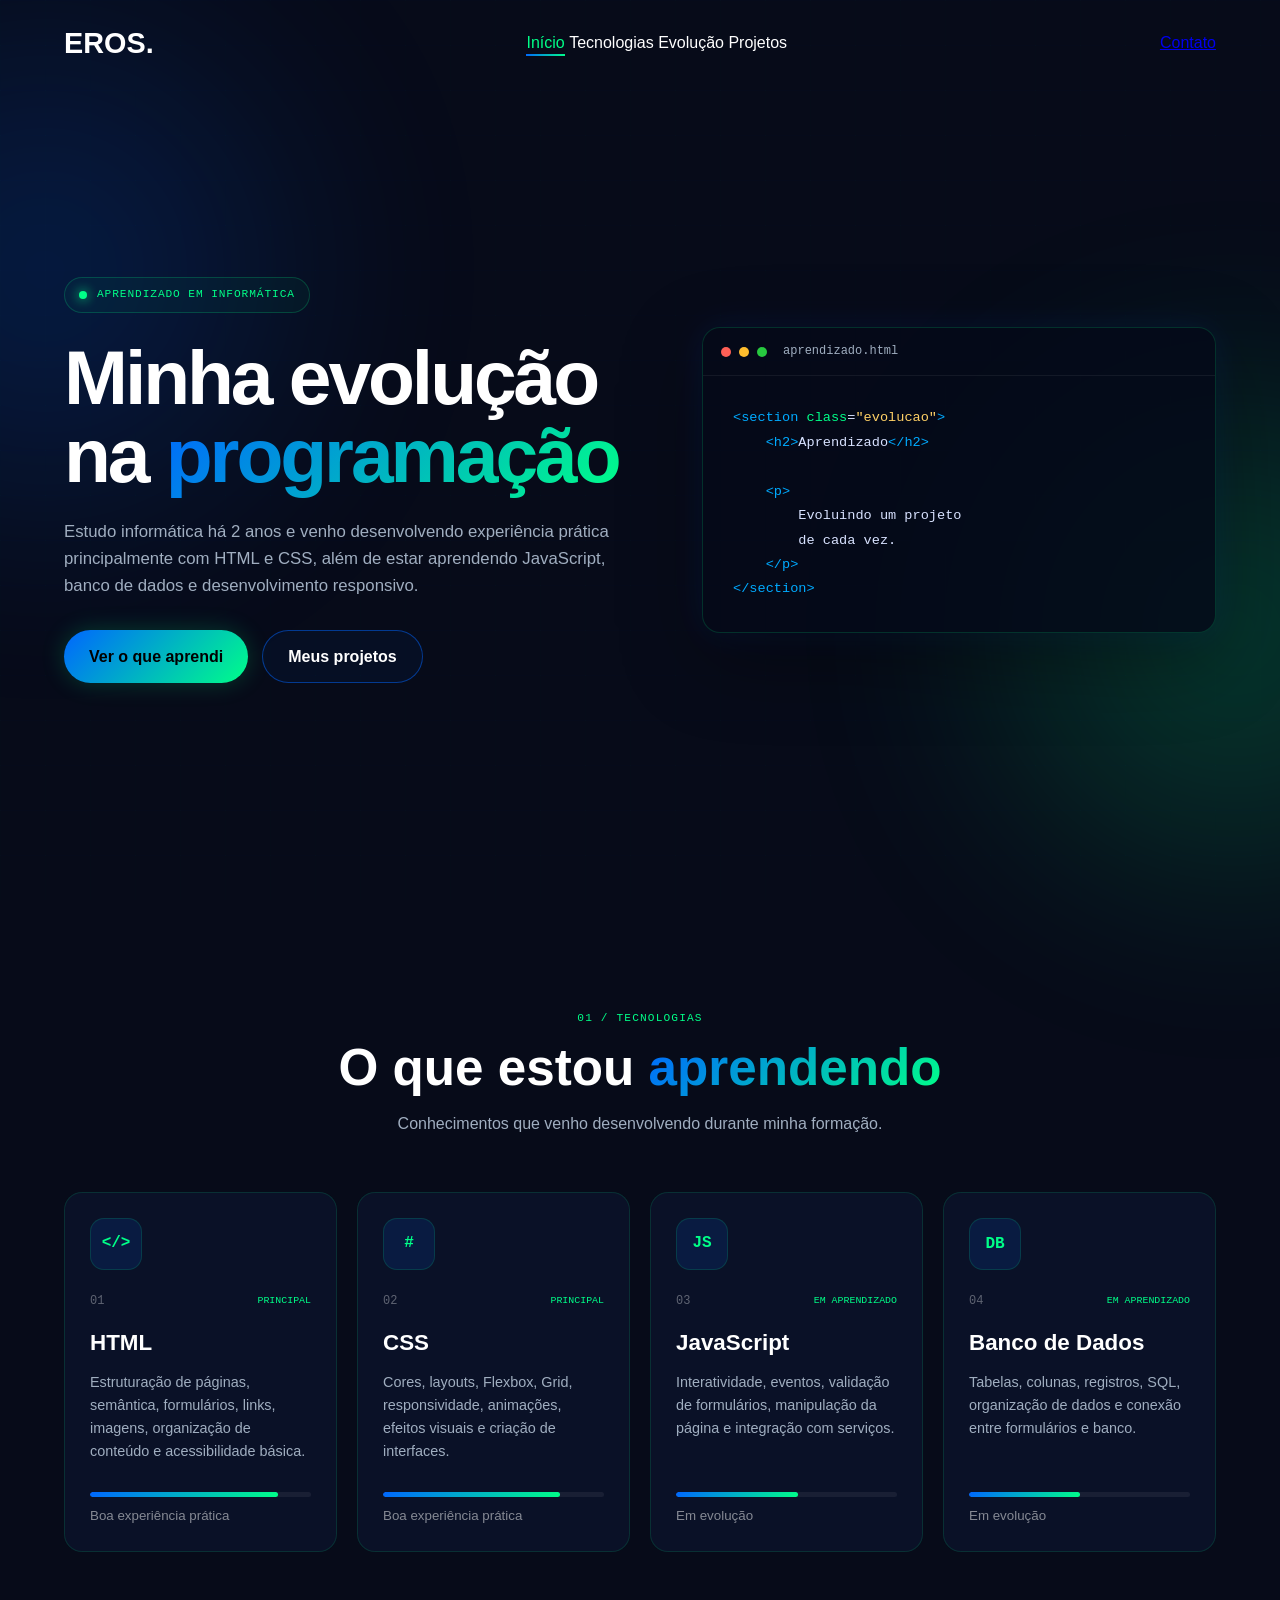
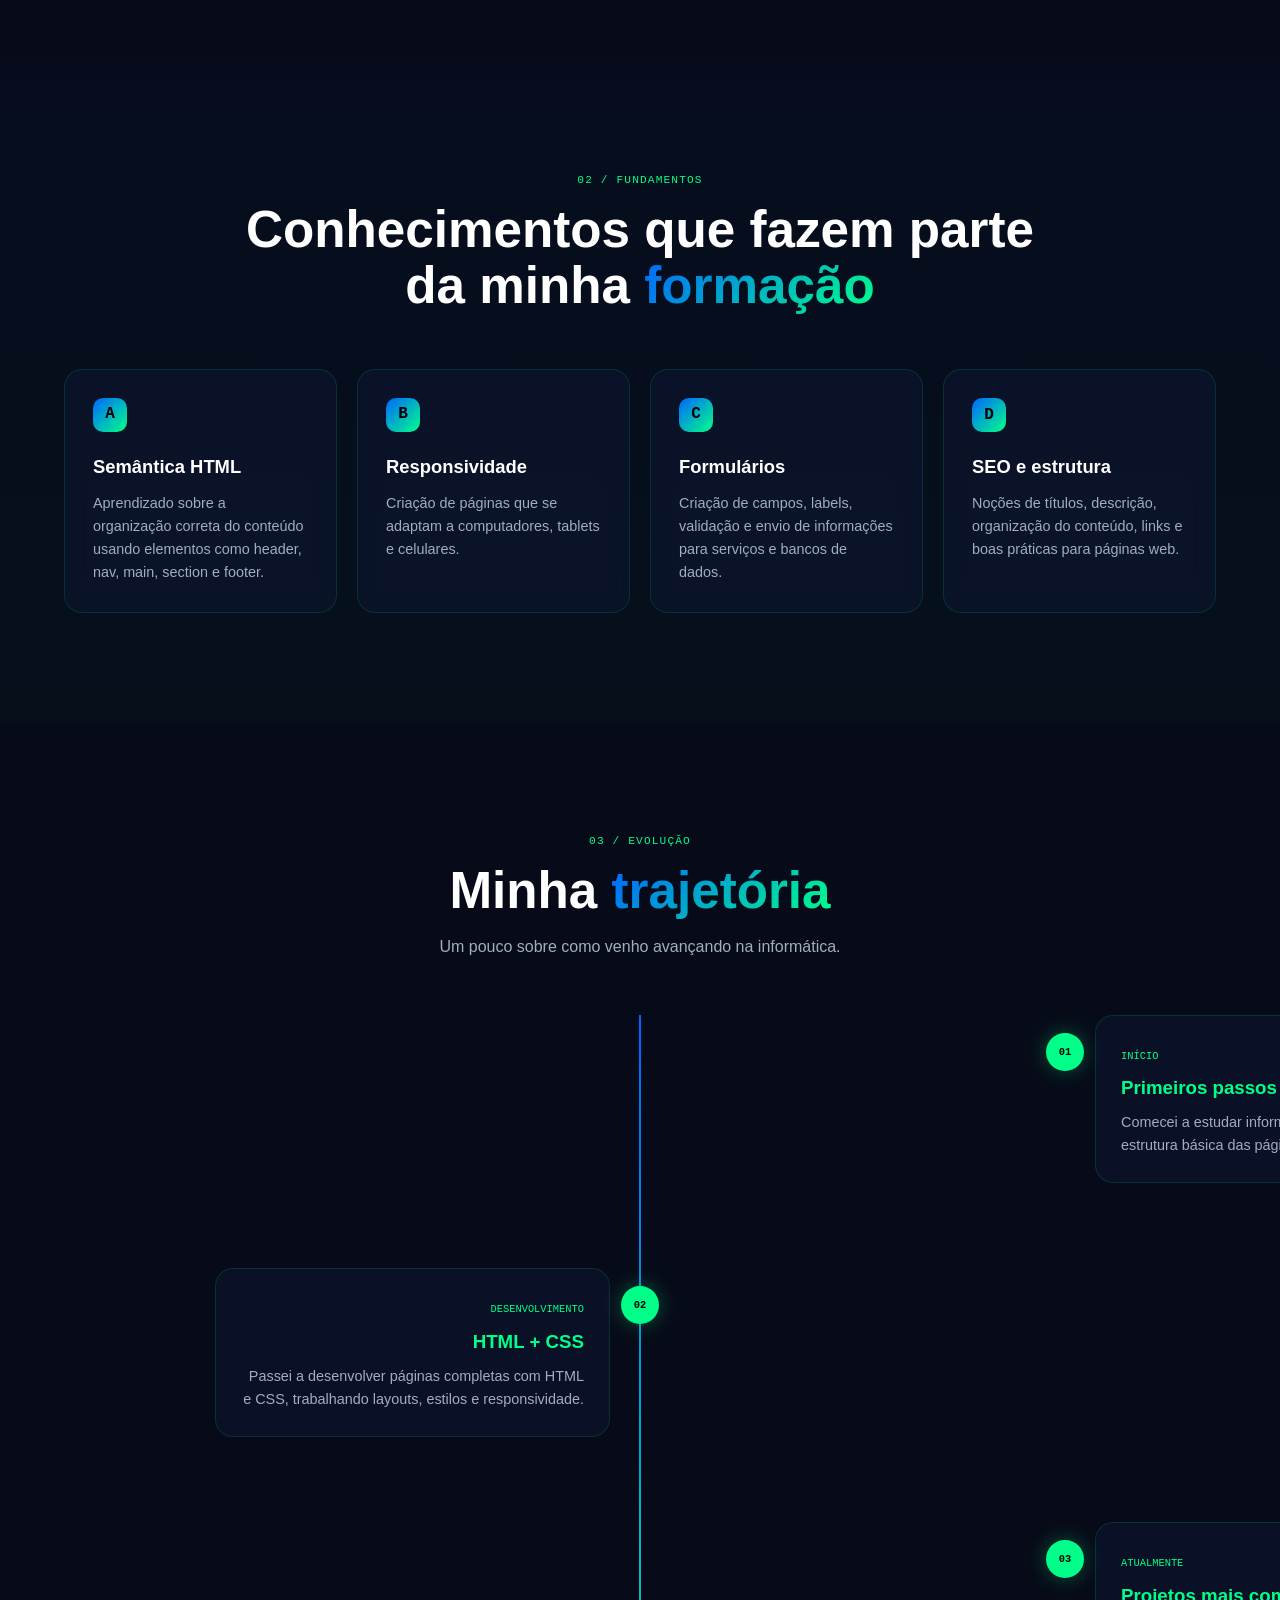
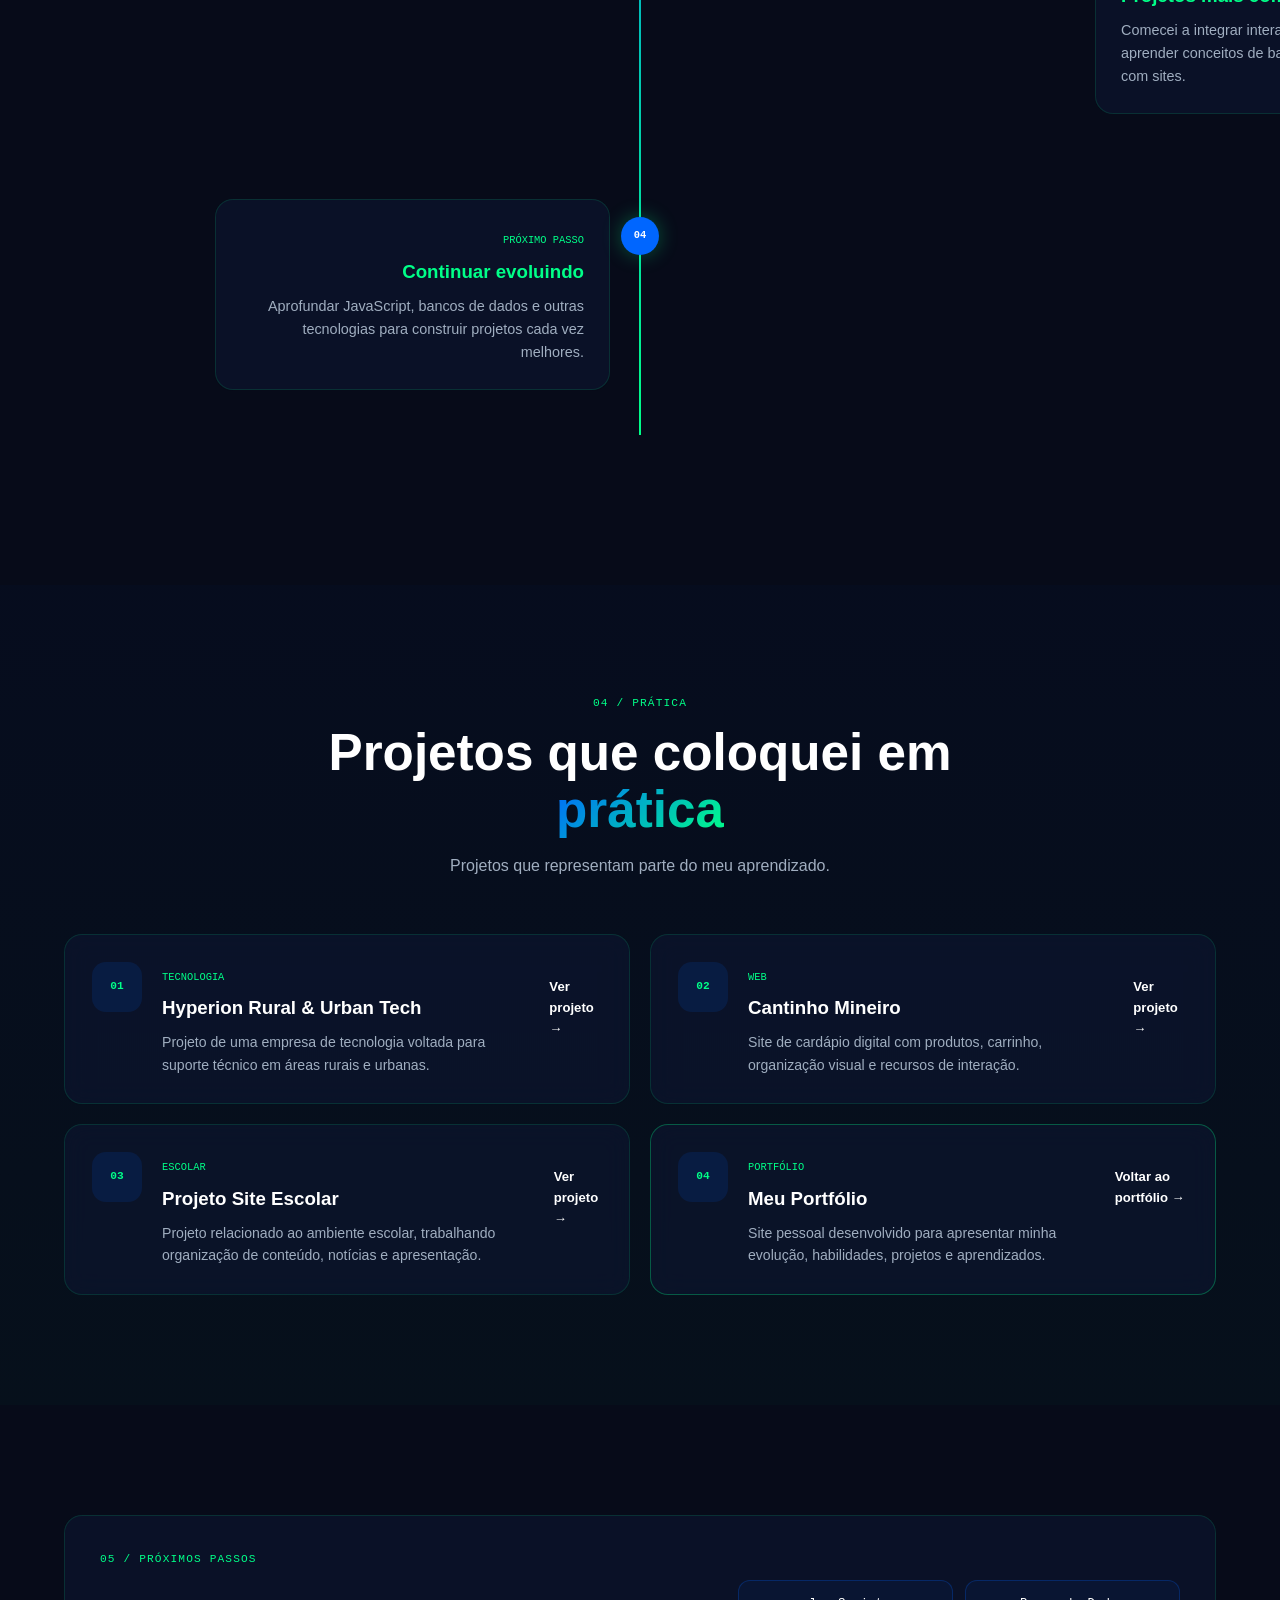
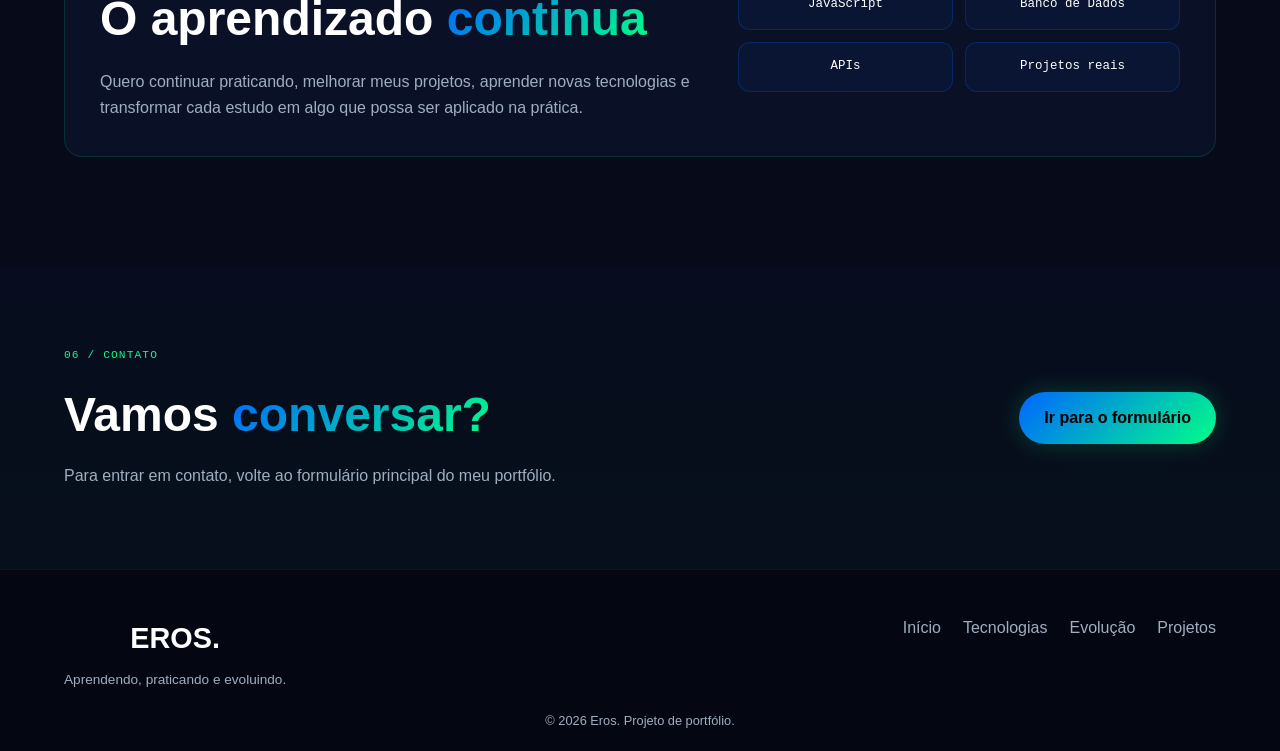
<file: aprendizado.html>
<!DOCTYPE html>
<html lang="pt-BR">
<head>
    <meta charset="UTF-8">
    <meta name="viewport" content="width=device-width, initial-scale=1.0">
    <meta name="description" content="Página de aprendizado do portfólio de Eros, mostrando evolução em HTML, CSS, JavaScript e banco de dados.">
    <title>Aprendizado | Eros</title>
    <link rel="stylesheet" href="style.css">
</head>

<body>
    <!-- Fundo decorativo -->
    <div class="background-grid"></div>
    <div class="glow glow-blue"></div>
    <div class="glow glow-green"></div>

    <!-- Cabeçalho -->
    <header id="header">
        <div class="container header-container">
            <a href="index.html" class="logo">EROS<span>.</span></a>

            <nav class="nav">
                <a href="#inicio" class="nav-link active">Início</a>
                <a href="#tecnologias" class="nav-link">Tecnologias</a>
                <a href="#evolucao" class="nav-link">Evolução</a>
                <a href="#projetos" class="nav-link">Projetos</a>
            </nav>

            <a href="#contato" class="header-button">Contato</a>
        </div>
    </header>

    <main>
        <!-- Hero -->
        <section id="inicio" class="hero">
            <div class="container hero-container">

                <div class="hero-content">
                    <span class="hero-badge">
                        <span class="status-dot"></span>
                        APRENDIZADO EM INFORMÁTICA
                    </span>

                    <h1>
                        Minha evolução na
                        <span class="gradient-text">programação</span>
                    </h1>

                    <p>
                        Estudo informática há 2 anos e venho desenvolvendo
                        experiência prática principalmente com HTML e CSS,
                        além de estar aprendendo JavaScript, banco de dados
                        e desenvolvimento responsivo.
                    </p>

                    <div class="hero-buttons">
                        <a href="#tecnologias" class="btn btn-primary">Ver o que aprendi</a>
                        <a href="#projetos" class="btn btn-secondary">Meus projetos</a>
                    </div>
                </div>

                <!-- Janela de código decorativa -->
                <div class="code-window">
                    <div class="code-top">
                        <div class="window-dot red"></div>
                        <div class="window-dot yellow"></div>
                        <div class="window-dot green"></div>
                        <span>aprendizado.html</span>
                    </div>

                    <pre><code><span class="code-tag">&lt;section</span> <span class="code-attr">class</span>=<span class="code-value">"evolucao"</span><span class="code-tag">&gt;</span>
    <span class="code-tag">&lt;h2&gt;</span>Aprendizado<span class="code-tag">&lt;/h2&gt;</span>

    <span class="code-tag">&lt;p&gt;</span>
        Evoluindo um projeto
        de cada vez.
    <span class="code-tag">&lt;/p&gt;</span>
<span class="code-tag">&lt;/section&gt;</span></code></pre>
                </div>

            </div>
        </section>

        <!-- Tecnologias -->
        <section id="tecnologias" class="section">
            <div class="container">

                <div class="section-header">
                    <span class="section-kicker">01 / TECNOLOGIAS</span>
                    <h2>O que estou <span class="gradient-text">aprendendo</span></h2>
                    <p>
                        Conhecimentos que venho desenvolvendo durante minha formação.
                    </p>
                </div>

                <div class="cards-grid">

                    <article class="tech-card featured">
                        <div class="icon-box">&lt;/&gt;</div>
                        <div class="tech-top">
                            <span class="tech-number">01</span>
                            <span class="level">PRINCIPAL</span>
                        </div>
                        <h3>HTML</h3>
                        <p>
                            Estruturação de páginas, semântica, formulários,
                            links, imagens, organização de conteúdo e acessibilidade básica.
                        </p>
                        <div class="progress">
                            <span style="width: 85%;"></span>
                        </div>
                        <small>Boa experiência prática</small>
                    </article>

                    <article class="tech-card featured">
                        <div class="icon-box">#</div>
                        <div class="tech-top">
                            <span class="tech-number">02</span>
                            <span class="level">PRINCIPAL</span>
                        </div>
                        <h3>CSS</h3>
                        <p>
                            Cores, layouts, Flexbox, Grid, responsividade,
                            animações, efeitos visuais e criação de interfaces.
                        </p>
                        <div class="progress">
                            <span style="width: 80%;"></span>
                        </div>
                        <small>Boa experiência prática</small>
                    </article>

                    <article class="tech-card">
                        <div class="icon-box">JS</div>
                        <div class="tech-top">
                            <span class="tech-number">03</span>
                            <span class="level">EM APRENDIZADO</span>
                        </div>
                        <h3>JavaScript</h3>
                        <p>
                            Interatividade, eventos, validação de formulários,
                            manipulação da página e integração com serviços.
                        </p>
                        <div class="progress">
                            <span style="width: 55%;"></span>
                        </div>
                        <small>Em evolução</small>
                    </article>

                    <article class="tech-card">
                        <div class="icon-box">DB</div>
                        <div class="tech-top">
                            <span class="tech-number">04</span>
                            <span class="level">EM APRENDIZADO</span>
                        </div>
                        <h3>Banco de Dados</h3>
                        <p>
                            Tabelas, colunas, registros, SQL, organização de dados
                            e conexão entre formulários e banco.
                        </p>
                        <div class="progress">
                            <span style="width: 50%;"></span>
                        </div>
                        <small>Em evolução</small>
                    </article>

                </div>
            </div>
        </section>

        <!-- Conhecimentos -->
        <section class="section section-alt">
            <div class="container">

                <div class="section-header">
                    <span class="section-kicker">02 / FUNDAMENTOS</span>
                    <h2>Conhecimentos que fazem parte da minha <span class="gradient-text">formação</span></h2>
                </div>

                <div class="knowledge-grid">

                    <article class="knowledge-card glass-card">
                        <span class="mini-number">A</span>
                        <h3>Semântica HTML</h3>
                        <p>
                            Aprendizado sobre a organização correta do conteúdo usando
                            elementos como header, nav, main, section e footer.
                        </p>
                    </article>

                    <article class="knowledge-card glass-card">
                        <span class="mini-number">B</span>
                        <h3>Responsividade</h3>
                        <p>
                            Criação de páginas que se adaptam a computadores,
                            tablets e celulares.
                        </p>
                    </article>

                    <article class="knowledge-card glass-card">
                        <span class="mini-number">C</span>
                        <h3>Formulários</h3>
                        <p>
                            Criação de campos, labels, validação e envio de informações
                            para serviços e bancos de dados.
                        </p>
                    </article>

                    <article class="knowledge-card glass-card">
                        <span class="mini-number">D</span>
                        <h3>SEO e estrutura</h3>
                        <p>
                            Noções de títulos, descrição, organização do conteúdo,
                            links e boas práticas para páginas web.
                        </p>
                    </article>

                </div>
            </div>
        </section>

        <!-- Evolução -->
        <section id="evolucao" class="section">
            <div class="container">

                <div class="section-header">
                    <span class="section-kicker">03 / EVOLUÇÃO</span>
                    <h2>Minha <span class="gradient-text">trajetória</span></h2>
                    <p>
                        Um pouco sobre como venho avançando na informática.
                    </p>
                </div>

                <div class="timeline">

                    <div class="timeline-line"></div>

                    <article class="timeline-item">
                        <div class="timeline-marker">01</div>
                        <div class="timeline-content glass-card">
                            <span>INÍCIO</span>
                            <h3>Primeiros passos</h3>
                            <p>
                                Comecei a estudar informática e conhecer a estrutura
                                básica das páginas web.
                            </p>
                        </div>
                    </article>

                    <article class="timeline-item">
                        <div class="timeline-marker">02</div>
                        <div class="timeline-content glass-card">
                            <span>DESENVOLVIMENTO</span>
                            <h3>HTML + CSS</h3>
                            <p>
                                Passei a desenvolver páginas completas com HTML e CSS,
                                trabalhando layouts, estilos e responsividade.
                            </p>
                        </div>
                    </article>

                    <article class="timeline-item">
                        <div class="timeline-marker">03</div>
                        <div class="timeline-content glass-card">
                            <span>ATUALMENTE</span>
                            <h3>Projetos mais completos</h3>
                            <p>
                                Comecei a integrar interações com JavaScript e aprender
                                conceitos de banco de dados e conexão com sites.
                            </p>
                        </div>
                    </article>

                    <article class="timeline-item">
                        <div class="timeline-marker future">04</div>
                        <div class="timeline-content glass-card">
                            <span>PRÓXIMO PASSO</span>
                            <h3>Continuar evoluindo</h3>
                            <p>
                                Aprofundar JavaScript, bancos de dados e outras
                                tecnologias para construir projetos cada vez melhores.
                            </p>
                        </div>
                    </article>

                </div>
            </div>
        </section>

        <!-- Projetos -->
        <section id="projetos" class="section section-alt">
            <div class="container">

                <div class="section-header">
                    <span class="section-kicker">04 / PRÁTICA</span>
                    <h2>Projetos que coloquei em <span class="gradient-text">prática</span></h2>
                    <p>
                        Projetos que representam parte do meu aprendizado.
                    </p>
                </div>

                <div class="projects-grid">

                    <article class="project-card glass-card">
                        <div class="project-icon">01</div>
                        <div>
                            <span class="project-tag">TECNOLOGIA</span>
                            <h3>Hyperion Rural & Urban Tech</h3>
                            <p>
                                Projeto de uma empresa de tecnologia voltada para
                                suporte técnico em áreas rurais e urbanas.
                            </p>
                        </div>
                        <a href="#" class="project-link">Ver projeto →</a>
                    </article>

                    <article class="project-card glass-card">
                        <div class="project-icon">02</div>
                        <div>
                            <span class="project-tag">WEB</span>
                            <h3>Cantinho Mineiro</h3>
                            <p>
                                Site de cardápio digital com produtos, carrinho,
                                organização visual e recursos de interação.
                            </p>
                        </div>
                        <a href="#" class="project-link">Ver projeto →</a>
                    </article>

                    <article class="project-card glass-card">
                        <div class="project-icon">03</div>
                        <div>
                            <span class="project-tag">ESCOLAR</span>
                            <h3>Projeto Site Escolar</h3>
                            <p>
                                Projeto relacionado ao ambiente escolar, trabalhando
                                organização de conteúdo, notícias e apresentação.
                            </p>
                        </div>
                        <a href="#" class="project-link">Ver projeto →</a>
                    </article>

                    <article class="project-card glass-card highlight-project">
                        <div class="project-icon">04</div>
                        <div>
                            <span class="project-tag">PORTFÓLIO</span>
                            <h3>Meu Portfólio</h3>
                            <p>
                                Site pessoal desenvolvido para apresentar minha
                                evolução, habilidades, projetos e aprendizados.
                            </p>
                        </div>
                        <a href="index.html" class="project-link">Voltar ao portfólio →</a>
                    </article>

                </div>
            </div>
        </section>

        <!-- Próximos passos -->
        <section class="section">
            <div class="container">
                <div class="next-box glass-card">
                    <div>
                        <span class="section-kicker">05 / PRÓXIMOS PASSOS</span>
                        <h2>O aprendizado <span class="gradient-text">continua</span></h2>
                        <p>
                            Quero continuar praticando, melhorar meus projetos,
                            aprender novas tecnologias e transformar cada estudo
                            em algo que possa ser aplicado na prática.
                        </p>
                    </div>

                    <div class="next-items">
                        <span>JavaScript</span>
                        <span>Banco de Dados</span>
                        <span>APIs</span>
                        <span>Projetos reais</span>
                    </div>
                </div>
            </div>
        </section>

        <!-- Contato -->
        <section id="contato" class="contact section-alt">
            <div class="container contact-container">
                <div>
                    <span class="section-kicker">06 / CONTATO</span>
                    <h2>Vamos <span class="gradient-text">conversar?</span></h2>
                    <p>
                        Para entrar em contato, volte ao formulário principal
                        do meu portfólio.
                    </p>
                </div>

                <a href="index.html#contato" class="btn btn-primary">Ir para o formulário</a>
            </div>
        </section>
    </main>

    <!-- Rodapé -->
    <footer class="footer">
        <div class="container footer-container">
            <div>
                <a href="index.html" class="logo">EROS<span>.</span></a>
                <p>Aprendendo, praticando e evoluindo.</p>
            </div>

            <div class="footer-links">
                <a href="#inicio">Início</a>
                <a href="#tecnologias">Tecnologias</a>
                <a href="#evolucao">Evolução</a>
                <a href="#projetos">Projetos</a>
            </div>
        </div>

        <div class="container footer-bottom">
            <p>© 2026 Eros. Projeto de portfólio.</p>
        </div>
    </footer>

    <button id="back-to-top" aria-label="Voltar ao topo">↑</button>

    <script>
        const header = document.getElementById("header");
        const backToTop = document.getElementById("back-to-top");

        window.addEventListener("scroll", () => {
            header.classList.toggle("scrolled", window.scrollY > 30);
            backToTop.classList.toggle("show", window.scrollY > 400);
        });

        backToTop.addEventListener("click", () => {
            window.scrollTo({ top: 0, behavior: "smooth" });
        });

        const links = document.querySelectorAll(".nav-link");
        const sections = document.querySelectorAll("main section[id]");

        window.addEventListener("scroll", () => {
            let current = "";

            sections.forEach(section => {
                const sectionTop = section.offsetTop - 160;
                if (window.scrollY >= sectionTop) {
                    current = section.getAttribute("id");
                }
            });

            links.forEach(link => {
                link.classList.toggle(
                    "active",
                    link.getAttribute("href") === "#" + current
                );
            });
        });
    </script>
</body>
</html>
</file>
<file: style.css>
/* ==========================================================================
   RESET E VARIÁVEIS (IDENTIDADE VISUAL: AZUL, VERDE E BRANCO)
   ========================================================================== */
:root {
    /* Cores Principais */
    --bg-dark: #070b19;          /* Azul Profundo / Fundo Principal */
    --bg-card: rgba(13, 22, 48, 0.6); /* Glassmorphism card */
    --primary-blue: #0066ff;     /* Azul Vibrante */
    --accent-green: #00ff88;     /* Verde Tecnológico / Neon */
    --text-white: #ffffff;       /* Branco Principal */
    --text-muted: #a0aec0;       /* Texto Secundário */
    
    /* Gradientes */
    --grad-blue-green: linear-gradient(135deg, #0066ff 0%, #00ff88 100%);
    --grad-dark-blue: linear-gradient(180deg, #070b19 0%, #0a1128 100%);

    /* Fontes */
    --font-main: 'Inter', sans-serif;
    --font-code: 'Fira Code', monospace;

    /* Transições e Sombras */
    --transition: all 0.3s cubic-bezier(0.4, 0, 0.2, 1);
    --glow-blue: 0 0 20px rgba(0, 102, 255, 0.4);
    --glow-green: 0 0 20px rgba(0, 255, 136, 0.4);
}

* {
    margin: 0;
    padding: 0;
    box-sizing: border-box;
}

html {
    scroll-behavior: smooth;
}

body {
    background-color: var(--bg-dark);
    color: var(--text-white);
    font-family: var(--font-main);
    overflow-x: hidden;
    line-height: 1.6;
}

/* Custom Scrollbar */
::-webkit-scrollbar {
    width: 8px;
}
::-webkit-scrollbar-track {
    background: var(--bg-dark);
}
::-webkit-scrollbar-thumb {
    background: var(--primary-blue);
    border-radius: 4px;
}
::-webkit-scrollbar-thumb:hover {
    background: var(--accent-green);
}

/* Classes Utilitárias */
.container {
    width: 90%;
    max-width: 1200px;
    margin: 0 auto;
}

.section-padding {
    padding: 100px 0;
}

.gradient-text {
    background: var(--grad-blue-green);
    -webkit-background-clip: text; /* CORRIGIDO: adicionado o 'p' em clip */
    -webkit-text-fill-color: transparent;
}

.glass-card {
    background: var(--bg-card);
    backdrop-filter: blur(12px);
    -webkit-backdrop-filter: blur(12px);
    border: 1px solid rgba(0, 255, 136, 0.1);
    border-radius: 16px;
    padding: 24px;
    transition: var(--transition);
}

.glass-card:hover {
    border-color: rgba(0, 255, 136, 0.4);
    box-shadow: var(--glow-blue);
    transform: translateY(-5px);
}

.section-header {
    text-align: center;
    margin-bottom: 60px;
}

.section-title {
    font-size: 2.5rem;
    font-weight: 800;
}

.title-line {
    width: 60px;
    height: 4px;
    background: var(--grad-blue-green);
    margin: 15px auto 0;
    border-radius: 2px;
}

/* Botões */
.btn {
    display: inline-flex;
    align-items: center;
    gap: 10px;
    padding: 12px 28px;
    border-radius: 30px;
    font-weight: 600;
    text-decoration: none;
    cursor: pointer;
    transition: var(--transition);
    border: none;
}

.btn-primary {
    background: var(--grad-blue-green);
    color: #000;
    box-shadow: var(--glow-green);
}

.btn-primary:hover {
    transform: scale(1.05);
    box-shadow: 0 0 30px rgba(0, 255, 136, 0.6);
}

.btn-secondary {
    background: transparent;
    color: var(--text-white);
    border: 1px solid var(--primary-blue);
}

.btn-secondary:hover {
    background: rgba(0, 102, 255, 0.1);
    border-color: var(--accent-green);
    color: var(--accent-green);
}

/* Cursor Customizado */
.custom-cursor, .custom-cursor-follower {
    position: fixed;
    pointer-events: none;
    border-radius: 50%;
    z-index: 9999;
}
.custom-cursor {
    width: 8px;
    height: 8px;
    background: var(--accent-green);
}
.custom-cursor-follower {
    width: 30px;
    height: 30px;
    border: 1px solid var(--primary-blue);
    transition: transform 0.1s ease;
}

/* ==========================================================================
   1. PRELOADER
   ========================================================================== */
#preloader {
    position: fixed;
    top: 0;
    left: 0;
    width: 100vw;
    height: 100vh;
    background-color: var(--bg-dark);
    display: flex;
    justify-content: center;
    align-items: center;
    z-index: 10000;
}

.preloader-content {
    text-align: center;
}

.logo-intro {
    font-size: 4rem;
    font-weight: 800;
    background: var(--grad-blue-green);
    -webkit-background-clip: text;
    -webkit-text-fill-color: transparent;
}

.text-intro h1 {
    font-size: 1.8rem;
    color: var(--text-white);
    letter-spacing: 2px;
}

.text-intro p {
    color: var(--accent-green);
    font-size: 0.9rem;
    margin-top: 5px;
}

.loader-bar {
    width: 200px;
    height: 3px;
    background: rgba(255, 255, 255, 0.1);
    margin: 20px auto;
    overflow: hidden;
    border-radius: 3px;
}

.loader-progress {
    width: 0%;
    height: 100%;
    background: var(--grad-blue-green);
    transition: width 0.3s;
}

/* ==========================================================================
   2. HEADER & MENU
   ========================================================================== */
#header {
    position: fixed;
    top: 0;
    left: 0;
    width: 100%;
    padding: 20px 0;
    z-index: 1000;
    transition: var(--transition);
}

#header.scrolled {
    background: rgba(7, 11, 25, 0.9);
    backdrop-filter: blur(10px);
    border-bottom: 1px solid rgba(0, 255, 136, 0.1);
    padding: 15px 0;
}

.header-container {
    display: flex;
    justify-content: space-between;
    align-items: center;
}

.logo {
    font-size: 1.8rem;
    font-weight: 800;
    color: var(--text-white);
    text-decoration: none;
}

.logo .dot {
    color: var(--accent-green);
}

.nav-list {
    display: flex;
    list-style: none;
    gap: 30px;
}

.nav-link {
    color: var(--text-white);
    text-decoration: none;
    font-weight: 500;
    position: relative;
    transition: var(--transition);
}

.nav-link:hover, .nav-link.active {
    color: var(--accent-green);
}

.nav-link::after {
    content: '';
    position: absolute;
    bottom: -5px;
    left: 0;
    width: 0;
    height: 2px;
    background: var(--grad-blue-green);
    transition: var(--transition);
}

.nav-link:hover::after, .nav-link.active::after {
    width: 100%;
}

.hamburger {
    display: none;
    cursor: pointer;
}

.bar {
    display: block;
    width: 25px;
    height: 3px;
    margin: 5px auto;
    background-color: var(--text-white);
    transition: var(--transition);
}

/* ==========================================================================
   3. HERO SECTION
   ========================================================================== */
.hero {
    min-height: 100vh;
    display: flex;
    align-items: center;
    position: relative;
    padding-top: 80px;
}

.tech-grid-bg {
    position: absolute;
    top: 0;
    left: 0;
    width: 100%;
    height: 100%;
    background-image: linear-gradient(rgba(0, 102, 255, 0.05) 1px, transparent 1px),
                      linear-gradient(90deg, rgba(0, 102, 255, 0.05) 1px, transparent 1px);
    background-size: 40px 40px;
    z-index: -1;
}

.hero-container {
    display: grid;
    grid-template-columns: 1fr 1fr;
    gap: 40px;
    align-items: center;
}

.badge {
    background: rgba(0, 102, 255, 0.15);
    border: 1px solid var(--primary-blue);
    color: var(--accent-green);
    padding: 6px 16px;
    border-radius: 20px;
    font-size: 0.85rem;
    font-weight: 600;
}

.hero-title {
    font-size: 3rem;
    margin: 15px 0;
    line-height: 1.2;
}

.hero-subtitle {
    font-size: 1.4rem;
    color: var(--text-muted);
    font-weight: 400;
}

.hero-text {
    margin: 20px 0 30px;
    color: var(--text-muted);
    font-size: 1.05rem;
}

.hero-btns {
    display: flex;
    gap: 15px;
}

/* Elemento Visual Hero */
.hero-visual {
    display: flex;
    justify-content: center;
}

.code-box {
    width: 100%;
    max-width: 400px;
    height: 280px;
    background: rgba(13, 22, 48, 0.8);
    border: 1px solid var(--primary-blue);
    border-radius: 12px;
    box-shadow: var(--glow-blue);
    position: relative;
}

.code-header {
    background: rgba(255, 255, 255, 0.05);
    padding: 10px;
    border-top-left-radius: 12px;
    border-top-right-radius: 12px;
    display: flex;
    gap: 8px;
}

.dot { width: 10px; height: 10px; border-radius: 50%; }
.red { background: #ff5f56; }
.yellow { background: #ffbd2e; }
.green { background: #27c93f; }

.code-content {
    position: relative;
    height: calc(100% - 30px);
    display: flex;
    justify-content: center;
    align-items: center;
}

.floating-tag {
    position: absolute;
    font-family: var(--font-code);
    font-weight: bold;
    animation: float 4s ease-in-out infinite;
}

.tag-1 { top: 20%; left: 10%; color: var(--accent-green); animation-delay: 0s; }
.tag-2 { top: 50%; right: 15%; color: var(--primary-blue); animation-delay: 1s; }
.tag-3 { bottom: 20%; left: 20%; color: var(--text-white); animation-delay: 2s; }
.tag-4 { top: 15%; right: 20%; color: var(--accent-green); animation-delay: 1.5s; }
.tag-5 { bottom: 15%; right: 10%; color: rgba(255, 255, 255, 0.2); animation-delay: 0.5s; }

@keyframes float {
    0%, 100% { transform: translateY(0); }
    50% { transform: translateY(-12px); }
}

.scroll-indicator {
    position: absolute;
    bottom: 30px;
    left: 50%;
    transform: translateX(-50%);
    text-align: center;
}

.scroll-indicator a {
    color: var(--text-muted);
    text-decoration: none;
    font-size: 0.85rem;
    display: flex;
    flex-direction: column;
    align-items: center;
    gap: 5px;
    transition: var(--transition);
}

.scroll-indicator a:hover {
    color: var(--accent-green);
}

/* ==========================================================================
   4. SOBRE MIM
   ========================================================================== */
.sobre-grid {
    display: grid;
    grid-template-columns: 1.2fr 0.8fr;
    gap: 30px;
    align-items: center;
}

.sobre-text-card p {
    font-size: 1.1rem;
    color: var(--text-muted);
    line-height: 1.8;
}

.sobre-stats {
    display: flex;
    flex-direction: column;
    gap: 15px;
}

.stat-card {
    text-align: center;
}

.stat-number {
    font-size: 2rem;
    font-weight: 800;
}

.stat-label {
    color: var(--text-muted);
    font-size: 0.9rem;
}

/* ==========================================================================
   5. HABILIDADES
   ========================================================================== */
.skills-grid {
    display: grid;
    grid-template-columns: repeat(auto-fit, minmax(240px, 1fr));
    gap: 20px;
}

.skill-card {
    position: relative;
    display: flex;
    flex-direction: column;
    gap: 10px;
}

.featured-skill {
    border-color: var(--accent-green);
    background: rgba(0, 255, 136, 0.03);
}

.skill-icon {
    font-size: 2rem;
    color: var(--accent-green);
}

.skill-name {
    font-size: 1.2rem;
}

.skill-desc {
    font-size: 0.85rem;
    color: var(--text-muted);
}

.skill-badge, .skill-level {
    align-self: flex-start;
    font-size: 0.75rem;
    padding: 4px 10px;
    border-radius: 12px;
    margin-top: auto;
}

.skill-badge {
    background: rgba(0, 255, 136, 0.2);
    color: var(--accent-green);
}

.skill-level {
    background: rgba(0, 102, 255, 0.2);
    color: var(--primary-blue);
}

/* ==========================================================================
   7. PROJETO EM DESTAQUE
   ========================================================================== */
.glow-frame {
    box-shadow: 0 0 25px rgba(0, 102, 255, 0.2);
    border: 1px solid var(--accent-green);
}

.destaque-card {
    display: grid;
    grid-template-columns: 1fr 1fr;
    gap: 30px;
    align-items: center;
}

.img-placeholder {
    width: 100%;
    height: 250px;
    background: linear-gradient(135deg, rgba(0,102,255,0.2), rgba(0,255,136,0.1));
    border-radius: 12px;
    display: flex;
    flex-direction: column;
    justify-content: center;
    align-items: center;
    gap: 10px;
    color: var(--accent-green);
    font-size: 1.2rem;
}

.img-placeholder i {
    font-size: 3rem;
}

.tag-destaque {
    color: var(--accent-green);
    font-size: 0.8rem;
    font-weight: 700;
    letter-spacing: 1px;
}

.destaque-info h3 {
    font-size: 1.8rem;
    margin: 5px 0 15px;
}

.destaque-info p {
    color: var(--text-muted);
    font-size: 0.95rem;
    margin-bottom: 10px;
}

.tech-tags {
    display: flex;
    gap: 10px;
    margin: 15px 0 20px;
    flex-wrap: wrap;
}

.tech-tags span {
    background: rgba(255, 255, 255, 0.05);
    border: 1px solid rgba(0, 255, 136, 0.2);
    padding: 4px 12px;
    border-radius: 6px;
    font-size: 0.8rem;
    font-family: var(--font-code);
}

/* ==========================================================================
   6. GALERIA DE PROJETOS
   ========================================================================== */
.project-filter {
    display: flex;
    justify-content: center;
    gap: 15px;
    margin-bottom: 40px;
}

.filter-btn {
    background: transparent;
    border: 1px solid rgba(255, 255, 255, 0.1);
    color: var(--text-white);
    padding: 8px 20px;
    border-radius: 20px;
    cursor: pointer;
    transition: var(--transition);
}

.filter-btn.active, .filter-btn:hover {
    background: var(--primary-blue);
    border-color: var(--primary-blue);
}

.projects-grid {
    display: grid;
    grid-template-columns: repeat(auto-fit, minmax(280px, 1fr));
    gap: 25px;
}

.project-img {
    height: 150px;
    background: rgba(0, 0, 0, 0.3);
    border-radius: 8px;
    display: flex;
    justify-content: center;
    align-items: center;
    font-size: 2.5rem;
    color: var(--primary-blue);
    margin-bottom: 15px;
}

.project-content h3 {
    font-size: 1.3rem;
    margin-bottom: 8px;
}

.project-content p {
    color: var(--text-muted);
    font-size: 0.9rem;
    margin-bottom: 15px;
}

.project-links {
    display: flex;
    gap: 15px;
}

.btn-link {
    color: var(--accent-green);
    text-decoration: none;
    font-size: 0.85rem;
    font-weight: 600;
    transition: var(--transition);
}

.btn-link:hover {
    text-decoration: underline;
}

.code-link {
    color: var(--text-muted);
}

.add-project-card {
    border: 2px dashed rgba(0, 255, 136, 0.3);
    display: flex;
    align-items: center;
    justify-content: center;
    text-align: center;
    min-height: 300px;
}

.add-content i {
    font-size: 2.5rem;
    color: var(--accent-green);
    margin-bottom: 10px;
}

/* ==========================================================================
   8. EVOLUÇÃO (TIMELINE)
   ========================================================================== */
.timeline {
    position: relative;
    max-width: 800px;
    margin: 0 auto;
}

.timeline::before {
    content: '';
    position: absolute;
    top: 0;
    left: 50%;
    transform: translateX(-50%);
    width: 2px;
    height: 100%;
    background: var(--grad-blue-green);
}

.timeline-item {
    margin-bottom: 40px;
    position: relative;
    width: 50%;
}

.timeline-item:nth-child(odd) {
    left: 0;
    padding-right: 30px;
    text-align: right;
}

.timeline-item:nth-child(even) {
    left: 50%;
    padding-left: 30px;
    text-align: left;
}

.timeline-dot {
    position: absolute;
    top: 15px;
    width: 16px;
    height: 16px;
    background: var(--accent-green);
    border-radius: 50%;
    box-shadow: var(--glow-green);
}

.timeline-item:nth-child(odd) .timeline-dot { right: -8px; }
.timeline-item:nth-child(even) .timeline-dot { left: -8px; }

.future-dot {
    background: var(--primary-blue);
    box-shadow: var(--glow-blue);
}

.timeline-content h3 {
    color: var(--accent-green);
    margin-bottom: 5px;
}

.timeline-content p {
    color: var(--text-muted);
    font-size: 0.9rem;
}

/* ==========================================================================
   9. TECNOLOGIAS
   ========================================================================== */
.tech-grid {
    display: grid;
    grid-template-columns: repeat(auto-fit, minmax(180px, 1fr));
    gap: 20px;
}

.tech-box {
    display: flex;
    flex-direction: column;
    align-items: center;
    gap: 10px;
    text-align: center;
}

.tech-box i {
    font-size: 2.5rem;
    color: var(--primary-blue);
}

.tech-box span {
    font-weight: 600;
}

.status {
    font-size: 0.75rem;
    padding: 2px 8px;
    border-radius: 10px;
}

.status-ok {
    background: rgba(0, 255, 136, 0.1);
    color: var(--accent-green);
}

.status-learning {
    background: rgba(255, 189, 46, 0.1);
    color: #ffbd2e;
}

/* ==========================================================================
   10. CONTATO & 11. FOOTER
   ========================================================================== */
.contato-wrapper {
    max-width: 600px;
    margin: 0 auto;
}

.contact-form {
    display: flex;
    flex-direction: column;
    gap: 15px;
}

.input-group input, .input-group textarea {
    width: 100%;
    padding: 14px;
    background: rgba(0, 0, 0, 0.2);
    border: 1px solid rgba(255, 255, 255, 0.1);
    border-radius: 8px;
    color: var(--text-white);
    font-family: var(--font-main);
}

.input-group input:focus, .input-group textarea:focus {
    outline: none;
    border-color: var(--accent-green);
}

.btn-full {
    width: 100%;
    justify-content: center;
}

.form-status {
    text-align: center;
    font-size: 0.9rem;
    margin-top: 10px;
}

.social-links {
    display: flex;
    justify-content: center;
    gap: 20px;
    margin-top: 30px;
}

.social-btn {
    width: 45px;
    height: 45px;
    display: flex;
    justify-content: center;
    align-items: center;
    border-radius: 50%;
    color: var(--text-white);
    text-decoration: none;
    font-size: 1.2rem;
}

.social-btn:hover {
    color: var(--accent-green);
}

.footer {
    border-top: 1px solid rgba(255, 255, 255, 0.05);
    padding: 40px 0 20px;
    text-align: center;
    background: #040711;
}

.footer-content {
    display: flex;
    flex-direction: column;
    align-items: center;
    gap: 20px;
}

.footer-links {
    display: flex;
    gap: 20px;
}

.footer-links a {
    color: var(--text-muted);
    text-decoration: none;
}

.footer-links a:hover {
    color: var(--accent-green);
}

.footer-quote {
    font-style: italic;
    color: var(--text-muted);
    font-size: 0.9rem;
}

.footer-bottom {
    margin-top: 20px;
    font-size: 0.8rem;
    color: var(--text-muted);
}

#back-to-top {
    position: fixed;
    bottom: 30px;
    right: 30px;
    width: 40px;
    height: 40px;
    border-radius: 50%;
    background: var(--primary-blue);
    color: white;
    border: none;
    cursor: pointer;
    display: none;
    align-items: center;
    justify-content: center;
    transition: var(--transition);
    z-index: 99;
}

#back-to-top:hover {
    background: var(--accent-green);
    color: black;
}




/* ==========================================================================
   RESPONSIVIDADE (MOBILE & TABLETS)
   ========================================================================== */
@media (max-width: 768px) {
    /* Desativa custom cursor em dispositivos touch para evitar problemas de clique */
    .custom-cursor, .custom-cursor-follower {
        display: none;
    }

    .hamburger { display: block; }
    
    .nav-menu {
        position: fixed;
        top: 70px;
        right: -100%;
        width: 80%;
        height: calc(100vh - 70px);
        background: var(--bg-dark);
        display: flex; /* Adicionado para garantir o alinhamento flex no menu */
        flex-direction: column;
        padding: 40px;
        transition: var(--transition);
        border-left: 1px solid rgba(0, 255, 136, 0.1);
    }

    .nav-menu.active { right: 0; }
    .nav-list { flex-direction: column; gap: 20px; }

    .hero-container, .sobre-grid, .destaque-card {
        grid-template-columns: 1fr;
    }

    .hero-title { font-size: 2.2rem; }
    
    .timeline::before { left: 20px; }
    .timeline-item { width: 100%; padding-left: 50px !important; text-align: left !important; }
    .timeline-dot { left: 12px !important; }
}

/* =========================================================
   PÁGINA APRENDIZADO
   CSS ESPECÍFICO
   Cole este bloco NO FINAL do seu style.css
   ========================================================= */

/* Fundo da página */
.aprendizado-page {
    background: var(--bg-dark);
    color: var(--text-white);
}

/* Fundo tecnológico */
.background-grid {
    position: fixed;
    inset: 0;
    z-index: -3;
    pointer-events: none;
    opacity: 0.18;

    background-image:
        linear-gradient(rgba(0, 102, 255, 0.08) 1px, transparent 1px),
        linear-gradient(90deg, rgba(0, 255, 136, 0.06) 1px, transparent 1px);

    background-size: 45px 45px;
}

/* Brilhos decorativos */
.glow {
    position: fixed;
    width: 450px;
    height: 450px;
    border-radius: 50%;
    filter: blur(120px);
    pointer-events: none;
    z-index: -2;
    opacity: 0.18;
}

.glow-blue {
    top: 5%;
    left: -180px;
    background: #0066ff;
}

.glow-green {
    right: -180px;
    top: 45%;
    background: #00ff88;
}

/* Hero */
.hero {
    min-height: 100vh;
    display: flex;
    align-items: center;
    padding: 140px 0 80px;
}

.hero-container {
    display: grid;
    grid-template-columns: 1.05fr 0.95fr;
    align-items: center;
    gap: 70px;
}

.hero-badge {
    display: inline-flex;
    align-items: center;
    gap: 10px;
    padding: 8px 14px;
    border: 1px solid rgba(0, 255, 136, 0.2);
    border-radius: 30px;
    background: rgba(0, 255, 136, 0.04);
    color: var(--accent-green);
    font-family: var(--font-code);
    font-size: 0.7rem;
    letter-spacing: 0.08em;
}

.status-dot {
    width: 8px;
    height: 8px;
    border-radius: 50%;
    background: var(--accent-green);
    box-shadow: 0 0 12px var(--accent-green);
}

.hero h1 {
    margin-top: 25px;
    max-width: 700px;
    font-size: clamp(3rem, 6vw, 5.5rem);
    line-height: 1.02;
    letter-spacing: -0.04em;
}

.gradient-text {
    background: var(--grad-blue-green);
    -webkit-background-clip: text;
    background-clip: text;
    -webkit-text-fill-color: transparent;
}

.hero-content > p {
    max-width: 650px;
    margin-top: 25px;
    color: var(--text-muted);
    font-size: 1.05rem;
}

/* Botões */
.hero-buttons {
    display: flex;
    gap: 14px;
    margin-top: 30px;
}

.btn {
    display: inline-flex;
    align-items: center;
    justify-content: center;
    padding: 13px 25px;
    border-radius: 30px;
    text-decoration: none;
    font-weight: 700;
    transition: var(--transition);
}

.btn-primary {
    background: var(--grad-blue-green);
    color: #000;
    box-shadow: 0 0 25px rgba(0, 255, 136, 0.2);
}

.btn-primary:hover {
    transform: translateY(-3px);
    box-shadow: 0 0 35px rgba(0, 255, 136, 0.4);
}

.btn-secondary {
    border: 1px solid rgba(0, 102, 255, 0.5);
    color: var(--white);
    background: rgba(0, 102, 255, 0.05);
}

.btn-secondary:hover {
    border-color: var(--accent-green);
    color: var(--accent-green);
    transform: translateY(-3px);
}

/* Janela de código */
.code-window {
    overflow: hidden;
    border: 1px solid rgba(0, 255, 136, 0.16);
    border-radius: 18px;
    background: rgba(5, 10, 25, 0.85);
    box-shadow:
        0 25px 80px rgba(0, 0, 0, 0.35),
        0 0 35px rgba(0, 102, 255, 0.12);

    animation: codeFloat 5s ease-in-out infinite;
}

.code-top {
    display: flex;
    align-items: center;
    gap: 8px;
    padding: 14px 18px;
    border-bottom: 1px solid rgba(255, 255, 255, 0.06);
    color: var(--text-muted);
    font-family: var(--font-code);
    font-size: 0.75rem;
}

.window-dot {
    width: 10px;
    height: 10px;
    border-radius: 50%;
}

.window-dot.red {
    background: #ff5f56;
}

.window-dot.yellow {
    background: #ffbd2e;
}

.window-dot.green {
    background: #27c93f;
}

.code-top span:last-child {
    margin-left: 8px;
}

.code-window pre {
    padding: 30px;
    overflow-x: auto;
    color: #d8e2ff;
    font-family: var(--font-code);
    font-size: 0.85rem;
    line-height: 1.8;
}

.code-tag {
    color: #00aaff;
}

.code-attr {
    color: #00ff88;
}

.code-value {
    color: #ffd166;
}

@keyframes codeFloat {
    0%, 100% {
        transform: translateY(0);
    }

    50% {
        transform: translateY(-8px);
    }
}

/* Seções */
.section {
    padding: 110px 0;
}

.section-alt {
    background:
        linear-gradient(
            180deg,
            rgba(0, 102, 255, 0.025),
            rgba(0, 255, 136, 0.025)
        );
}

.section-header {
    text-align: center;
    max-width: 800px;
    margin: 0 auto 55px;
}

.section-kicker {
    display: block;
    margin-bottom: 12px;
    color: var(--accent-green);
    font-family: var(--font-code);
    font-size: 0.7rem;
    letter-spacing: 0.1em;
}

.section-header h2 {
    font-size: clamp(2rem, 4vw, 3.3rem);
    line-height: 1.1;
}

.section-header p {
    margin-top: 15px;
    color: var(--text-muted);
}

/* Cards de tecnologias */
.cards-grid {
    display: grid;
    grid-template-columns: repeat(4, 1fr);
    gap: 20px;
}

.tech-card {
    min-height: 360px;
    display: flex;
    flex-direction: column;
    padding: 25px;
    border: 1px solid rgba(0, 255, 136, 0.13);
    border-radius: 18px;
    background: rgba(13, 22, 48, 0.65);
    backdrop-filter: blur(12px);
    transition: var(--transition);
}

.tech-card:hover {
    transform: translateY(-8px);
    border-color: rgba(0, 255, 136, 0.45);
    box-shadow: 0 0 30px rgba(0, 102, 255, 0.2);
}

.icon-box {
    width: 52px;
    height: 52px;
    display: grid;
    place-items: center;
    border-radius: 14px;
    background: rgba(0, 102, 255, 0.12);
    border: 1px solid rgba(0, 255, 136, 0.15);
    color: var(--accent-green);
    font-family: var(--font-code);
    font-weight: 700;
}

.tech-top {
    display: flex;
    justify-content: space-between;
    align-items: center;
    margin-top: 22px;
}

.tech-number {
    color: rgba(255, 255, 255, 0.35);
    font-family: var(--font-code);
    font-size: 0.75rem;
}

.level {
    color: var(--accent-green);
    font-family: var(--font-code);
    font-size: 0.62rem;
}

.tech-card h3 {
    margin-top: 14px;
    font-size: 1.4rem;
}

.tech-card p {
    margin-top: 10px;
    color: var(--text-muted);
    font-size: 0.9rem;
}

.progress {
    width: 100%;
    height: 5px;
    margin-top: auto;
    margin-bottom: 8px;
    overflow: hidden;
    border-radius: 20px;
    background: rgba(255, 255, 255, 0.06);
}

.progress span {
    display: block;
    height: 100%;
    border-radius: inherit;
    background: var(--grad-blue-green);
}

.tech-card small {
    color: rgba(255, 255, 255, 0.5);
}

/* Cards de conhecimento */
.knowledge-grid {
    display: grid;
    grid-template-columns: repeat(4, 1fr);
    gap: 20px;
}

.glass-card {
    border: 1px solid rgba(0, 255, 136, 0.13);
    background: rgba(13, 22, 48, 0.65);
    backdrop-filter: blur(12px);
    border-radius: 18px;
}

.knowledge-card {
    padding: 28px;
    transition: var(--transition);
}

.knowledge-card:hover {
    transform: translateY(-6px);
    border-color: rgba(0, 102, 255, 0.5);
}

.mini-number {
    display: inline-grid;
    place-items: center;
    width: 34px;
    height: 34px;
    margin-bottom: 20px;
    border-radius: 10px;
    background: var(--grad-blue-green);
    color: #000;
    font-family: var(--font-code);
    font-weight: 700;
}

.knowledge-card h3 {
    font-size: 1.15rem;
}

.knowledge-card p {
    margin-top: 10px;
    color: var(--text-muted);
    font-size: 0.9rem;
}

/* Timeline */
.timeline {
    position: relative;
    max-width: 850px;
    margin: auto;
}

.timeline-line {
    position: absolute;
    top: 0;
    bottom: 0;
    left: 50%;
    width: 2px;
    transform: translateX(-50%);
    background: var(--grad-blue-green);
}

.timeline-item {
    position: relative;
    width: 50%;
    padding: 0 30px 45px 0;
}

.timeline-item:nth-child(even) {
    margin-left: 50%;
    padding: 0 0 45px 30px;
}

.timeline-marker {
    position: absolute;
    top: 18px;
    right: -19px;
    width: 38px;
    height: 38px;
    display: grid;
    place-items: center;
    border-radius: 50%;
    background: var(--accent-green);
    color: #000;
    font-family: var(--font-code);
    font-size: 0.65rem;
    font-weight: 700;
    box-shadow: 0 0 20px rgba(0, 255, 136, 0.3);
    z-index: 2;
}

.timeline-item:nth-child(even) .timeline-marker {
    left: -19px;
    right: auto;
}

.timeline-marker.future {
    background: var(--primary-blue);
    color: white;
}

.timeline-content {
    padding: 25px;
    transition: var(--transition);
}

.timeline-content:hover {
    transform: translateY(-5px);
    border-color: rgba(0, 255, 136, 0.4);
}

.timeline-content > span {
    color: var(--accent-green);
    font-family: var(--font-code);
    font-size: 0.65rem;
}

.timeline-content h3 {
    margin-top: 7px;
}

.timeline-content p {
    margin-top: 8px;
    color: var(--text-muted);
    font-size: 0.9rem;
}

/* Projetos */
.projects-grid {
    display: grid;
    grid-template-columns: repeat(2, 1fr);
    gap: 20px;
}

.project-card {
    display: flex;
    gap: 20px;
    align-items: flex-start;
    padding: 27px;
    transition: var(--transition);
}

.project-card:hover {
    transform: translateY(-6px);
    border-color: rgba(0, 102, 255, 0.5);
    box-shadow: 0 0 30px rgba(0, 102, 255, 0.15);
}

.highlight-project {
    border-color: rgba(0, 255, 136, 0.3);
}

.project-icon {
    flex: 0 0 50px;
    height: 50px;
    display: grid;
    place-items: center;
    border-radius: 14px;
    background: rgba(0, 102, 255, 0.12);
    color: var(--accent-green);
    font-family: var(--font-code);
    font-size: 0.7rem;
    font-weight: 700;
}

.project-tag {
    color: var(--accent-green);
    font-family: var(--font-code);
    font-size: 0.65rem;
}

.project-card h3 {
    margin-top: 6px;
}

.project-card p {
    margin-top: 8px;
    color: var(--text-muted);
    font-size: 0.88rem;
}

.project-link {
    display: inline-block;
    margin-top: 14px;
    color: white;
    text-decoration: none;
    font-size: 0.82rem;
    font-weight: 700;
    transition: var(--transition);
}

.project-link:hover {
    color: var(--accent-green);
}

/* Próximos passos */
.next-box {
    display: grid;
    grid-template-columns: 1.15fr 0.85fr;
    gap: 40px;
    align-items: center;
    padding: 35px;
}

.next-box h2 {
    margin-top: 10px;
    font-size: clamp(2rem, 4vw, 3rem);
}

.next-box p {
    max-width: 650px;
    margin-top: 12px;
    color: var(--text-muted);
}

.next-items {
    display: grid;
    grid-template-columns: 1fr 1fr;
    gap: 12px;
}

.next-items span {
    padding: 14px;
    border: 1px solid rgba(0, 102, 255, 0.25);
    border-radius: 12px;
    background: rgba(0, 102, 255, 0.05);
    color: white;
    text-align: center;
    font-family: var(--font-code);
    font-size: 0.78rem;
}

/* Contato */
.contact {
    padding: 80px 0;
}

.contact-container {
    display: flex;
    align-items: center;
    justify-content: space-between;
    gap: 30px;
}

.contact-container h2 {
    margin-top: 10px;
    font-size: clamp(2rem, 4vw, 3rem);
}

.contact-container p {
    max-width: 650px;
    margin-top: 10px;
    color: var(--text-muted);
}

/* Footer */
.footer {
    padding: 45px 0 20px;
    background: #040711;
    border-top: 1px solid rgba(255, 255, 255, 0.05);
}

.footer-container {
    display: flex;
    justify-content: space-between;
    gap: 30px;
}

.footer-container p {
    margin-top: 8px;
    color: var(--text-muted);
    font-size: 0.85rem;
}

.footer-links {
    display: flex;
    gap: 22px;
    flex-wrap: wrap;
}

.footer-links a {
    color: var(--text-muted);
    text-decoration: none;
    transition: var(--transition);
}

.footer-links a:hover {
    color: var(--accent-green);
}

/* Responsividade */
@media (max-width: 1000px) {

    .hero-container {
        grid-template-columns: 1fr;
    }

    .cards-grid,
    .knowledge-grid {
        grid-template-columns: repeat(2, 1fr);
    }

    .next-box {
        grid-template-columns: 1fr;
    }
}

@media (max-width: 760px) {

    .hero {
        padding-top: 150px;
    }

    .hero h1 {
        font-size: 3rem;
    }

    .cards-grid,
    .knowledge-grid,
    .projects-grid {
        grid-template-columns: 1fr;
    }

    .timeline-line {
        left: 18px;
    }

    .timeline-item,
    .timeline-item:nth-child(even) {
        width: 100%;
        margin-left: 0;
        padding: 0 0 35px 52px;
    }

    .timeline-marker,
    .timeline-item:nth-child(even) .timeline-marker {
        left: 0;
        right: auto;
    }

    .project-card {
        flex-direction: column;
    }

    .next-items {
        grid-template-columns: 1fr;
    }

    .contact-container,
    .footer-container {
        flex-direction: column;
        align-items: flex-start;
    }
}

@media (max-width: 480px) {

    .hero {
        padding-top: 130px;
    }

    .hero h1 {
        font-size: 2.5rem;
    }

    .hero-buttons {
        flex-direction: column;
    }

    .btn {
        width: 100%;
    }

    .code-window pre {
        padding: 18px;
        font-size: 0.7rem;
    }

    .section {
        padding: 80px 0;
    }
}
</file>
